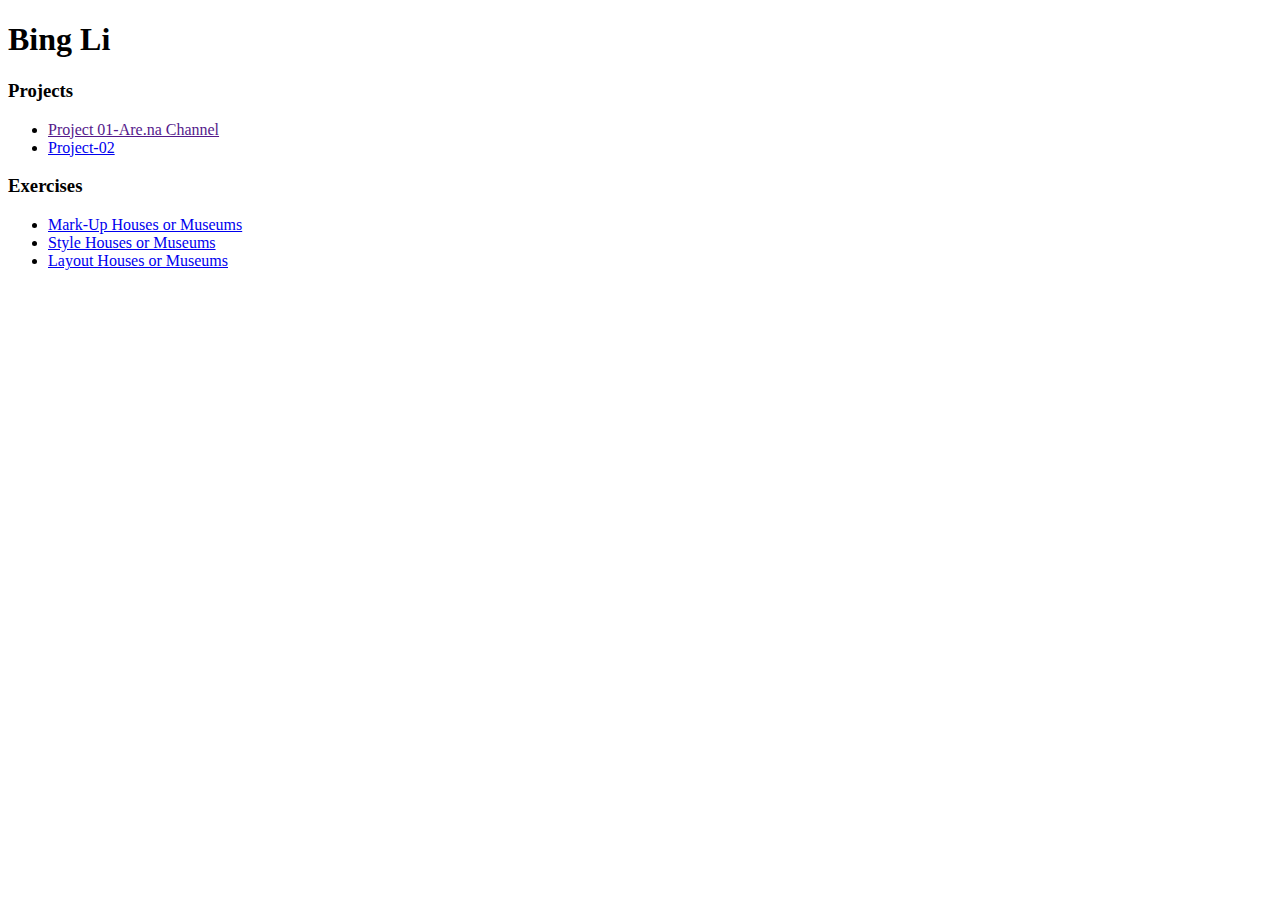
<file: index.html>
<!DOCTYPE html>
<html lang="en">
<head>
    <meta charset="UTF-8">
    <meta name="viewport" content="width=device-width, initial-scale=1.0">
    <title>Document</title>
</head>
<body>
    <h1>Bing Li</h1>
    <h3>Projects</h3>
    <ul>
        <li>
            <a target="_blank" href="">Project 01-Are.na Channel</a>
        </li>
        <li>
            <a href="./Projects/Project-02/index.html">Project-02</a>
        </li>
    </ul>

    <h3>Exercises</h3>
    <ul>
        <li>
            <a href="./Assignments/Assignments 1/Essay.html">Mark-Up Houses or Museums</a>
        </li>
        <li>
            <a href="./Assignments/Assignments 2/Assignment 2.html">Style Houses or Museums</a>
        </li>
        <li>
            <a href="./Assignments/Assignments 3/Assignment 3.html">Layout Houses or Museums</a>
        </li>
    </ul>
</body>
</html>
</file>
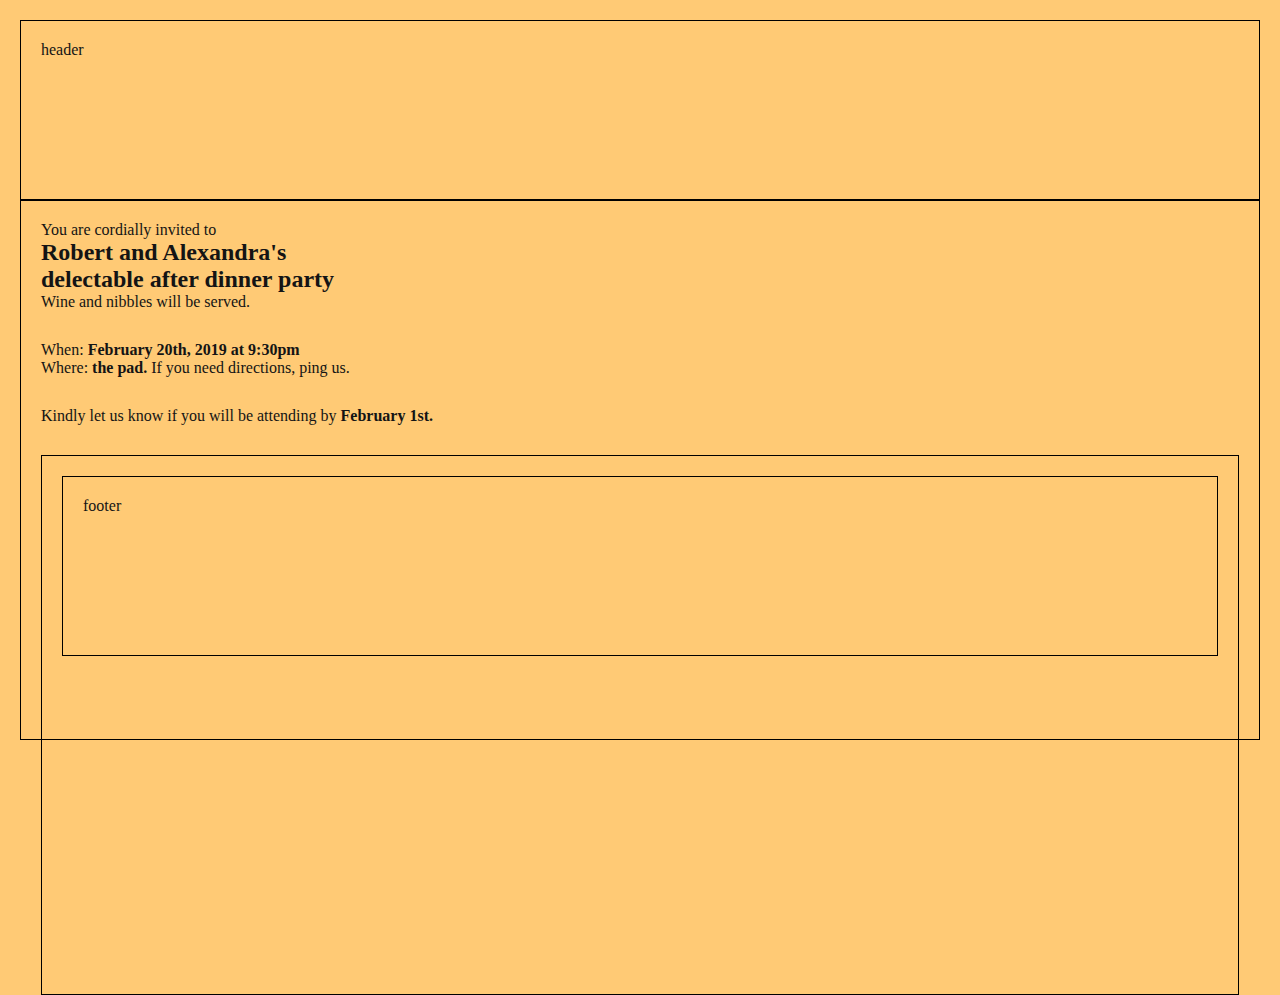
<file: Exercises/Week 5/index.html>
<!DOCTYPE html>
<html lang="en">
<head>
    <meta charset="UTF-8">
    <meta name="viewport" content="width=device-width, initial-scale=1.0">
    <meta http-equiv="X-UA-Compatible" content="ie=edge">
    <title>Lina Bo Bardi - Houses or Museums, 1958</title>
    <link rel="stylesheet" href="style.css">
    <link herf="<link rel="preconnect" href="https://fonts.googleapis.com">
    <link rel="preconnect" href="https://fonts.gstatic.com" crossorigin>
    <div class="invite-container">
        <header>header</header>
        <main>
            <div class="section">
                </span class="light small">You are cordially invited to</span><br>
                <span class="dark big">Robert and Alexandra's <br>
                    delectable after dinner party</span><br>
                <span class ="light small">Wine and nibbles will be served.</span><br>
        </div>
        <div class="section">
            <span class="light small">When: </span><span class="dark">February 20th, 2019 at 9:30pm</strong></span> <br>
            <spam class="light small">Where: </span><span class="dark">the pad.</span> If you need directions, ping us.</span> 
        </div>
        <div class="section">
            <p>Kindly let us know if you will be attending by <span class="dark">February 1st.</span>
        </div>
        <main/>
        <footer>footer</footer>
    </div>
</body>
</html>
</file>
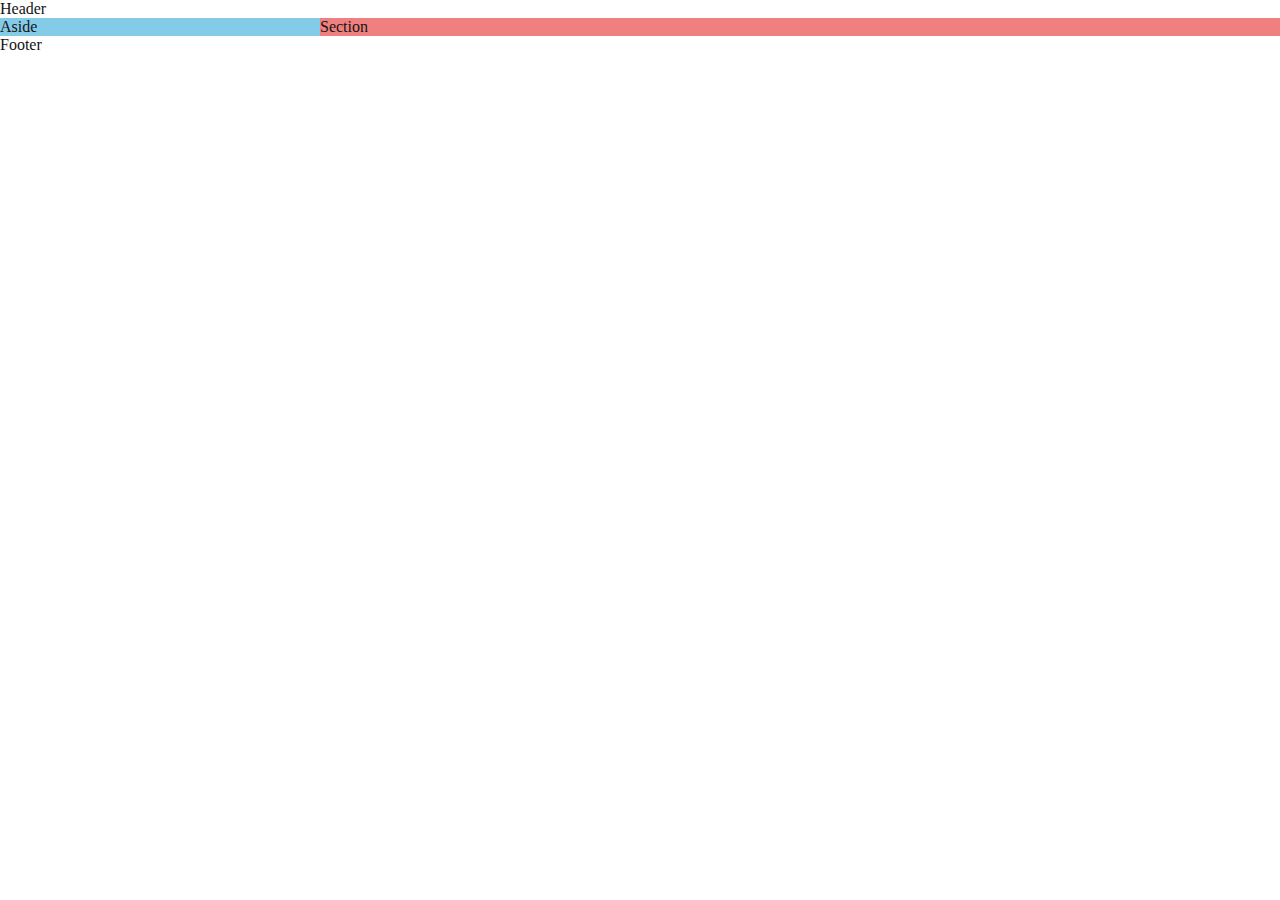
<file: Exercises/Wxercise/index.html>
<!DOCTYPE html>
<html lang="en">
<head>
    <meta charset="UTF-8">
    <meta name="viewport" content="width=device-width, initial-scale=1.0">
    <title>Fluid Layout with Flexbox</title>
    <style>
        .flex-container {
            display: flex;
            flex-direction: column;
        }

        main {
            display: flex;
        }

        section {
            flex-basis: 75%;
            background-color: lightcoral;
        }

        aside {
            flex-basis: 25%;
            background-color: rgb(132, 203, 232);
        }

        * {
            margin: 0;
            padding: 0;
            box-sizing: border-box;
        }

        body {
            color: var(--black);
        }

        :root {
            --white: #f4f4f4;
            --black: #141414;
        }
    </style>
</head>
<body>
    <div class="flex-container">
        <header>Header</header>
        <main>
            <aside>Aside</aside>
            <section>Section</section>
        </main>
        <footer>Footer</footer>
    </div>
</body>
</html>
</file>
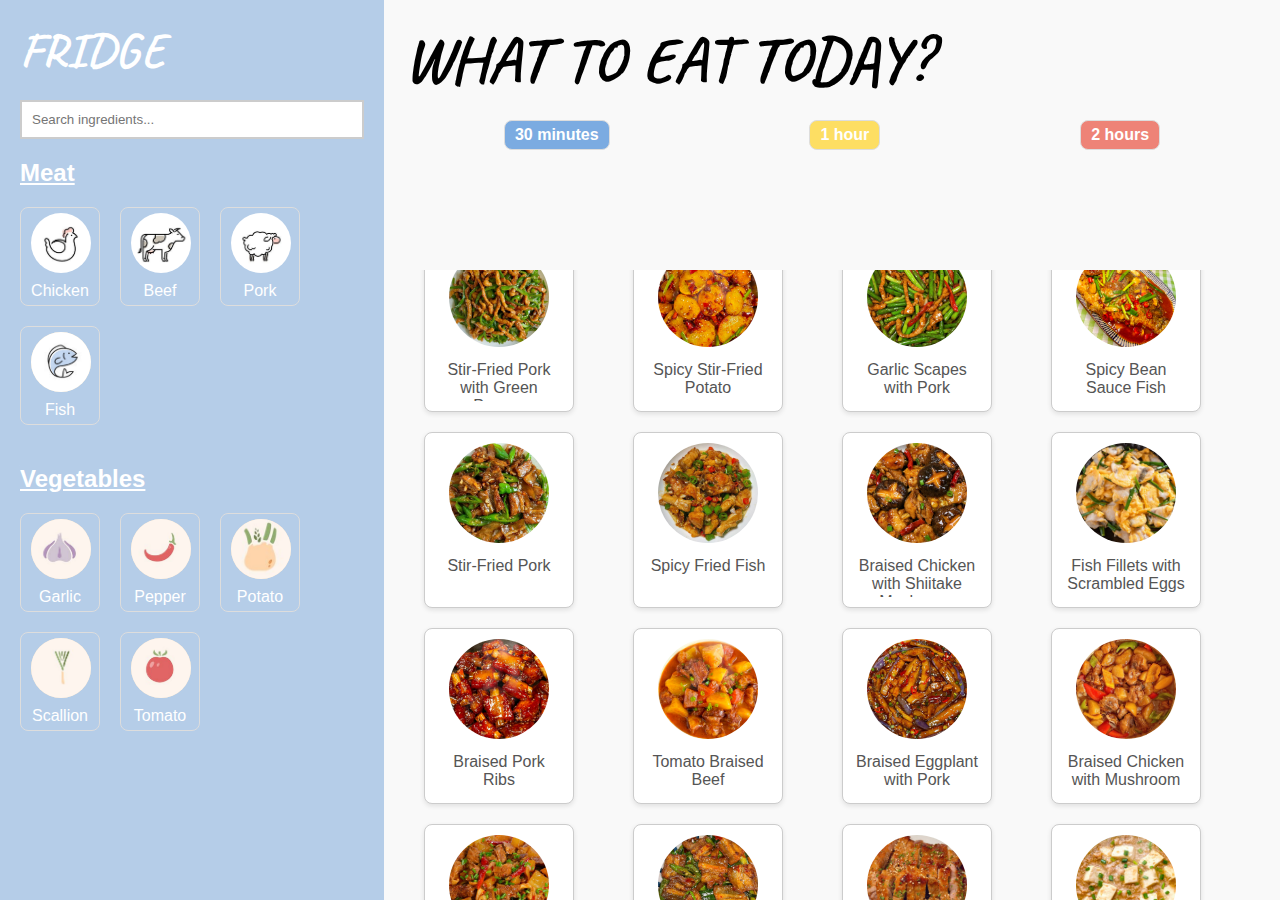
<file: Projects/Final Project/index.html>
<!DOCTYPE html>
<html lang="en">
<head>
  <meta charset="UTF-8">
  <meta name="viewport" content="width=device-width, initial-scale=1.0">
  <title>What to Eat Today?</title>
  <link rel="stylesheet" href="styles.css">
  <!-- Importing Caveat font from Google Fonts -->
  <link href="https://fonts.googleapis.com/css2?family=Caveat:wght@400;700&display=swap" rel="stylesheet">
</head>
<body>
  <div class="container">
    <div class="left-column">
      <h2 class="fridge-heading">FRIDGE</h2>
      <div class="search-bar">
        <input type="text" placeholder="Search ingredients...">
      </div>
      <div class="ingredients">
        <!-- Meat Category -->
        <div class="ingredient-category">
          <h3 class="category-title">Meat</h3>
          <div class="ingredient-placeholder-container">
            <div class="ingredient-placeholder" data-meat="Chicken">
              <img src="symbol of food/Meat/CHICKEN.png" alt="Chicken">
              <p class="ingredient-name">Chicken</p>
            </div>
            <div class="ingredient-placeholder" data-meat="Beef">
              <img src="symbol of food/Meat/BEEF.png" alt="Beef">
              <p class="ingredient-name">Beef</p>
            </div>
            <div class="ingredient-placeholder" data-meat="Pork">
              <img src="symbol of food/Meat/PIG.png" alt="Pork">
              <p class="ingredient-name">Pork</p>
            </div>
            <div class="ingredient-placeholder" data-meat="Fish">
              <img src="symbol of food/Meat/FISH.png" alt="Fish">
              <p class="ingredient-name">Fish</p>
            </div>
          </div>
        </div>

        <!-- Vegetables Category -->
        <div class="ingredient-category">
          <h3 class="category-title">Vegetables</h3>
          <div class="ingredient-placeholder-container">
            <div class="ingredient-placeholder" data-vegetable="Garlic">
              <img src="symbol of food/Vegetables/GARLIC.png" alt="Garlic">
              <p class="ingredient-name">Garlic</p>
            </div>
            <div class="ingredient-placeholder" data-vegetable="Pepper">
              <img src="symbol of food/Vegetables/PEPPER.png" alt="Pepper">
              <p class="ingredient-name">Pepper</p>
            </div>
            <div class="ingredient-placeholder" data-vegetable="Potato">
              <img src="symbol of food/Vegetables/POTATO.png" alt="Potato">
              <p class="ingredient-name">Potato</p>
            </div>
            <div class="ingredient-placeholder" data-vegetable="Scallion">
              <img src="symbol of food/Vegetables/SCALLION.png" alt="Scallion">
              <p class="ingredient-name">Scallion</p>
            </div>
            <div class="ingredient-placeholder" data-vegetable="Tomato">
              <img src="symbol of food/Vegetables/TOMATO.png" alt="Tomato">
              <p class="ingredient-name">Tomato</p>
            </div>          
          </div>
        </div>
      </div>
    </div>

    <div class="right-column">
      <h2 class="eat-heading">WHAT TO EAT TODAY?</h2>
      <div class="time-category">
        <div class="time-item blue" data-time="30 mins">30 minutes</div>
        <div class="time-item yellow" data-time="1 hour">1 hour</div>
        <div class="time-item red" data-time="2 hours">2 hours</div>
      </div>
    </div>
 
    <div class="main-content">  
      <div class="recipe-list">
        <div class="dish" data-meat="Pork" data-vegetables="Eggplant,Garlic,Scallion" data-time="30 mins">
          <img src="Chinese Dishes/Fish-Flavored Eggplant.jpg" alt="Fish-Flavored Eggplant" class="dish-image">
          <p class="dish-name">Fish-Flavored Eggplant</p>
        </div>
        
        <div class="dish" data-meat="Chicken" data-vegetables="Scallion,Garlic,Pepper,Cucumber" data-time="30 mins">
          <img src="Chinese Dishes/Kung Pao Chicken.jpg" alt="Kung Pao Chicken" class="dish-image">
          <p class="dish-name">Kung Pao Chicken</p>
        </div>
        
        <div class="dish" data-meat="None" data-vegetables="Potato,Garlic,Scallion,Pepper" data-time="30 mins">
          <img src="Chinese Dishes/Hot and Sour Shredded Potato.jpg" alt="Hot and Sour Shredded Potato" class="dish-image">
          <p class="dish-name">Hot and Sour Shredded Potato</p>
        </div>

        <div class="dish" data-meat="Fish" data-vegetables="Scallion,Garlic" data-time="30 mins">
          <img src="Chinese Dishes/Steamed Fish.jpg" alt="Steamed Fish" class="dish-image">
          <p class="dish-name">Steamed Fish</p>
        </div>

        <div class="dish" data-meat="Pork" data-vegetables="Pepper,Garlic" data-time="30 mins">
          <img src="Chinese Dishes/Stir-Fried Pork with Green Pepper.jpg" alt="Stir-Fried Pork with Green Pepper" class="dish-image">
          <p class="dish-name">Stir-Fried Pork with Green Pepper</p>
        </div>

        <div class="dish" data-meat="None" data-vegetables="Potato,Garlic,Pepper" data-time="30 mins">
          <img src="Chinese Dishes/Spicy Stir-Fried Potato.jpg" alt="Spicy Stir-Fried Potato" class="dish-image">
          <p class="dish-name">Spicy Stir-Fried Potato</p>
        </div>

        <div class="dish" data-meat="Pork" data-vegetables="Garlic,Scallion" data-time="30 mins">
          <img src="Chinese Dishes/Garlic Scapes with Pork.jpg" alt="Garlic Scapes with Pork" class="dish-image">
          <p class="dish-name">Garlic Scapes with Pork</p>
        </div>

        <div class="dish" data-meat="Fish" data-vegetables="Scallion,Garlic" data-time="30 mins">
          <img src="Chinese Dishes/Spicy Bean Sauce Fish.jpg" alt="Spicy Bean Sauce Fish" class="dish-image">
          <p class="dish-name">Spicy Bean Sauce Fish</p>
        </div>
        
        <div class="dish" data-meat="Pork" data-vegetables="Scallion,Garlic,Pepper" data-time="30 mins">
          <img src="Chinese Dishes/Stir-Fried Pork.jpg" alt="Stir-Fried Pork" class="dish-image">
          <p class="dish-name">Stir-Fried Pork</p>
        </div>

        <!-- Dish 10 -->
        <div class="dish" data-meat="Fish" data-vegetables="Pepper,Scallion,Garlic" data-time="30 mins">
          <img src="Chinese Dishes/Spicy Fried Fish.jpg" alt="Spicy Fried Fish" class="dish-image">
          <p class="dish-name">Spicy Fried Fish</p>
        </div>
      
        <!-- Dish 11 -->
        <div class="dish" data-meat="Chicken" data-vegetables="Mushroom,Garlic,Scallion" data-time="2 hours">
          <img src="Chinese Dishes/Braised Chicken with Shiitake Mushroom.jpg" alt="Braised Chicken with Shiitake Mushroom" class="dish-image">
          <p class="dish-name">Braised Chicken with Shiitake Mushroom</p>
        </div>
      
        <!-- Dish 12 -->
        <div class="dish" data-meat="Fish" data-vegetables="None" data-time="30 mins">
          <img src="Chinese Dishes/Fish Fillets with Scrambled Eggs.jpg" alt="Fish Fillets with Scrambled Eggs" class="dish-image">
          <p class="dish-name">Fish Fillets with Scrambled Eggs</p>
        </div>
      
        <!-- Dish 13 -->
        <div class="dish" data-meat="Pork" data-vegetables="None" data-time="2 hours">
          <img src="Chinese Dishes/Braised Pork Ribs.jpg" alt="Braised Pork Ribs" class="dish-image">
          <p class="dish-name">Braised Pork Ribs</p>
        </div>
      
        <!-- Dish 14 -->
        <div class="dish" data-meat="Beef" data-vegetables="Tomato,Garlic" data-time="2 hours">
          <img src="Chinese Dishes/Tomato Braised Beef.jpg" alt="Tomato Braised Beef" class="dish-image">
          <p class="dish-name">Tomato Braised Beef</p>
        </div>
      
        <!-- Dish 15 -->
        <div class="dish" data-meat="Pork" data-vegetables="Eggplant,Garlic" data-time="1 hour">
          <img src="Chinese Dishes/Braised Eggplant with Pork.jpg" alt="Braised Eggplant with Pork" class="dish-image">
          <p class="dish-name">Braised Eggplant with Pork</p>
        </div>
      
      
        <!-- Dish 16 -->
        <div class="dish" data-meat="Chicken" data-vegetables="Mushroom,Garlic,Scallion" data-time="2 hours">
          <img src="Chinese Dishes/Braised Chicken with Mushroom.jpg" alt="Braised Chicken with Mushroom" class="dish-image">
          <p class="dish-name">Braised Chicken with Mushroom</p>
        </div>
      
        <!-- Dish 17 -->
        <div class="dish" data-meat="Beef" data-vegetables="Onion,Garlic,Pepper" data-time="2 hours">
          <img src="Chinese Dishes/Braised Beef.jpg" alt="Braised Beef" class="dish-image">
          <p class="dish-name">Braised Beef</p>
        </div>        
      
        <!-- Dish 18 -->
        <div class="dish" data-meat="Pork" data-vegetables="Garlic,Scallion" data-time="1 hour">
          <img src="Chinese Dishes/Twice-Cooked Pork.jpg" alt="Twice-Cooked Pork" class="dish-image">
          <p class="dish-name">Twice-Cooked Pork</p>
        </div>
      
        <!-- Dish 19 -->
        <div class="dish" data-meat="Pork" data-vegetables="Garlic,Scallion,Pepper" data-time="1 hour">
          <img src="Chinese Dishes/Salt and Pepper Pork Chops.jpg" alt="Salt and Pepper Pork Chops" class="dish-image">
          <p class="dish-name">Salt and Pepper Pork Chops</p>
        </div>
      
        <!-- Dish 20 -->
        <div class="dish" data-meat="Pork" data-vegetables="Garlic,Scallion" data-time="30 mins">
          <img src="Chinese Dishes/Steamed Tofu with Minced Pork.jpg" alt="Steamed Tofu with Minced Pork" class="dish-image">
          <p class="dish-name">Steamed Tofu with Minced Pork</p>
        </div>
        
        <!-- Dish 21 -->
        <div class="dish" data-meat="Beef" data-vegetables="Garlic,Scallion,Pepper" data-time="1 hour">
          <img src="Chinese Dishes/Spicy Boiled Beef.jpg" alt="Spicy Boiled Beef" class="dish-image">
          <p class="dish-name">Spicy Boiled Beef</p>
        </div>

        <!-- Dish 22 -->
        <div class="dish" data-meat="Chicken" data-vegetables="Tomato,Garlic" data-time="1 hour">
          <img src="Chinese Dishes/Tomato Stewed Chicken.jpg" alt="Tomato Stewed Chicken" class="dish-image">
          <p class="dish-name">Tomato Stewed Chicken</p>
        </div>

        <!-- Dish 23 -->
        <div class="dish" data-meat="Beef" data-vegetables="Potato,Onion" data-time="2 hours">
          <img src="Chinese Dishes/Braised Beef with Potato.jpg" alt="Braised Beef with Potato" class="dish-image">
          <p class="dish-name">Braised Beef with Potato</p>
        </div>

        <!-- Dish 24 -->
        <div class="dish" data-meat="Beef" data-vegetables="Garlic,Scallion" data-time="2 hours">
          <img src="Chinese Dishes/Marinated Beef.jpg" alt="Marinated Beef" class="dish-image">
          <p class="dish-name">Marinated Beef</p>
        </div>

        <!-- Dish 25 -->
        <div class="dish" data-meat="Fish" data-vegetables="Scallion,Garlic" data-time="2 hours">
          <img src="Chinese Dishes/Fish Head Tofu Soup.jpg" alt="Fish Head Tofu Soup" class="dish-image">
          <p class="dish-name">Fish Head Tofu Soup</p>
        </div>

        <!-- Dish 26 -->
        <div class="dish" data-meat="None" data-vegetables="Potato,Garlic,Pepper" data-time="1 hour">
          <img src="Chinese Dishes/Spicy Stir-Fried Potato.jpg" alt="Spicy Stir-Fry Pot" class="dish-image">
          <p class="dish-name">Spicy Stir-Fry Pot</p>
        </div>

        <!-- Dish 27 -->
        <div class="dish" data-meat="Beef" data-vegetables="Onion,Garlic,Pepper" data-time="2 hours">
          <img src="Chinese Dishes/Braised Beef.jpg" alt="Braised Beef" class="dish-image">
          <p class="dish-name">Braised Beef</p>
        </div>

        <!-- Dish 28 -->
        <div class="dish" data-meat="Chicken" data-vegetables="Mushroom,Garlic,Scallion" data-time="2 hours">
          <img src="Chinese Dishes/Braised Chicken with Shiitake Mushroom.jpg" alt="Braised Chicken with Shiitake Mushroom" class="dish-image">
          <p class="dish-name">Braised Chicken with Shiitake Mushroom</p>
        </div>

        <!-- Dish 29 -->
        <div class="dish" data-meat="Pork" data-vegetables="Garlic,Scallion,Pepper" data-time="1 hour">
          <img src="Chinese Dishes/Mapo Tofu.jpg" alt="Mapo Tofu" class="dish-image">
          <p class="dish-name">Mapo Tofu</p>
        </div>

        <!-- Dish 30 -->
        <div class="dish" data-meat="Chicken" data-vegetables="Potato,Onion,Garlic" data-time="1 hour">
          <img src="Chinese Dishes/Braised Chicken with Potato.jpg" alt="Braised Chicken with Potato" class="dish-image">
          <p class="dish-name">Braised Chicken with Potato</p>
        </div>
      </div>
    </div>
  </div>
  <script src="script.js"></script>
  </body>
</html>
</file>
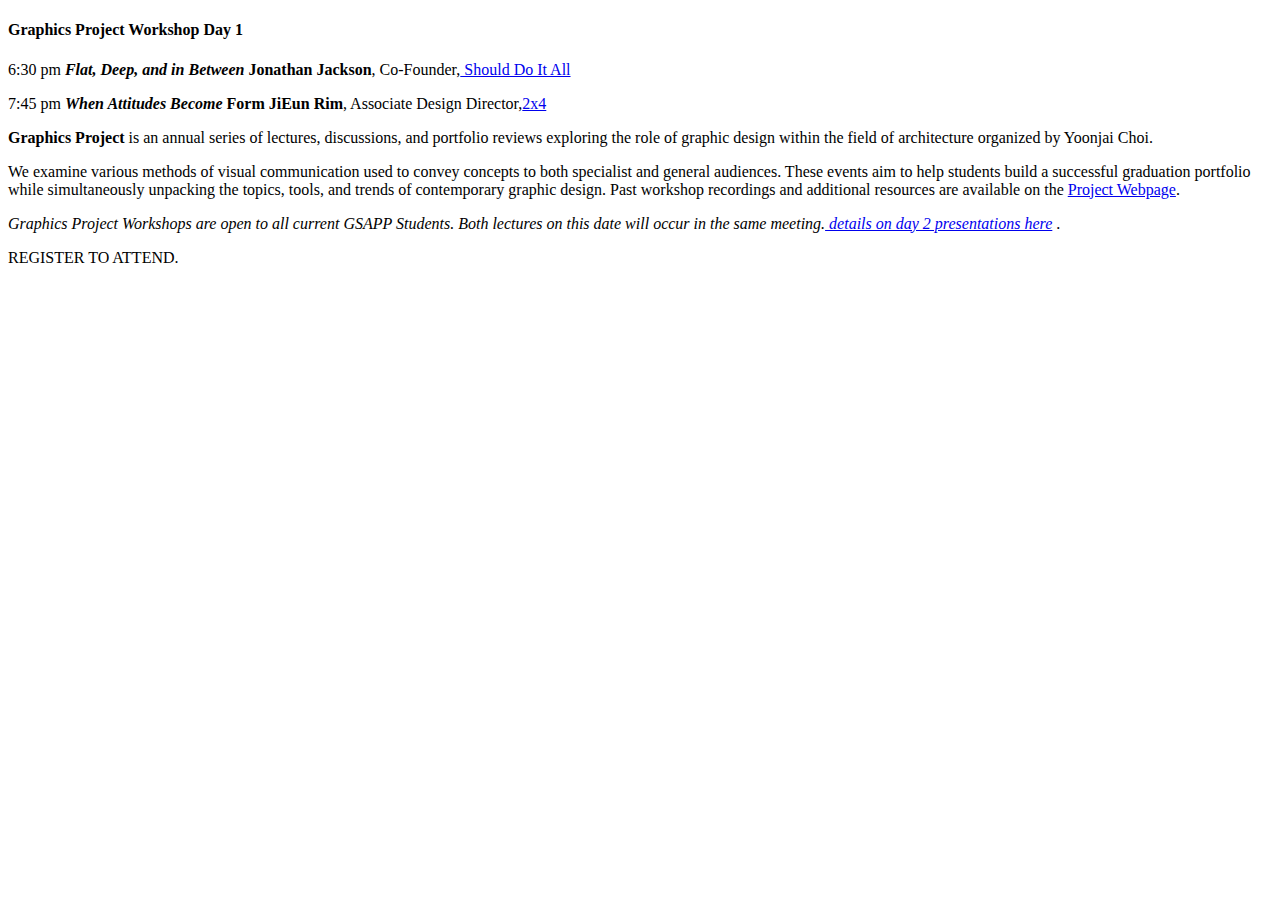
<file: Projects/starter_code_week_02 (1)/starter_code_week_02/gsapp_event/index.html>
<!DOCTYPE html>
<html lang="en">
<head>
    <meta charset="UTF-8">
    <meta name="viewport" content="width=device-width, initial-scale=1.0">
    <title>GSAPP Event</title>
</head>
<body>
    <h4>Graphics Project Workshop Day 1</h4> 

    <p>6:30 pm <strong><em>Flat, Deep, and in Between</em> Jonathan Jackson</strong>, Co-Founder,<a href="https://www.flaticon.com/free-sticker/hi_6028690"> Should Do It All</a></p>
    
    <p>7:45 pm <strong><em>When Attitudes Become</em> Form JiEun Rim</strong>, Associate Design Director,<a href="https://www.flaticon.com/free-sticker/hi_6028690">2x4</a></p> 
    
    <p><strong>Graphics Project</strong> is an annual series of lectures, discussions, and portfolio reviews exploring the role of graphic design within the field of architecture organized by <storng>Yoonjai Choi</storng>.</p>
    
    <p>We examine various methods of visual communication used to convey concepts to both specialist and general audiences. These events aim to help students build a successful graduation portfolio while simultaneously unpacking the topics, tools, and trends of contemporary graphic design. Past workshop recordings and additional resources are available on the <a href="https://www.flaticon.com/free-sticker/hi_6028690"> Project Webpage</a>.</p>
    
    <p><em>Graphics Project Workshops are open to all current GSAPP Students. Both lectures on this date will occur in the same meeting.<a href="https://www.flaticon.com/free-sticker/hi_6028690"> details on day 2 presentations here</a></em> .</p>
    
    REGISTER TO ATTEND.
</body>
</file>
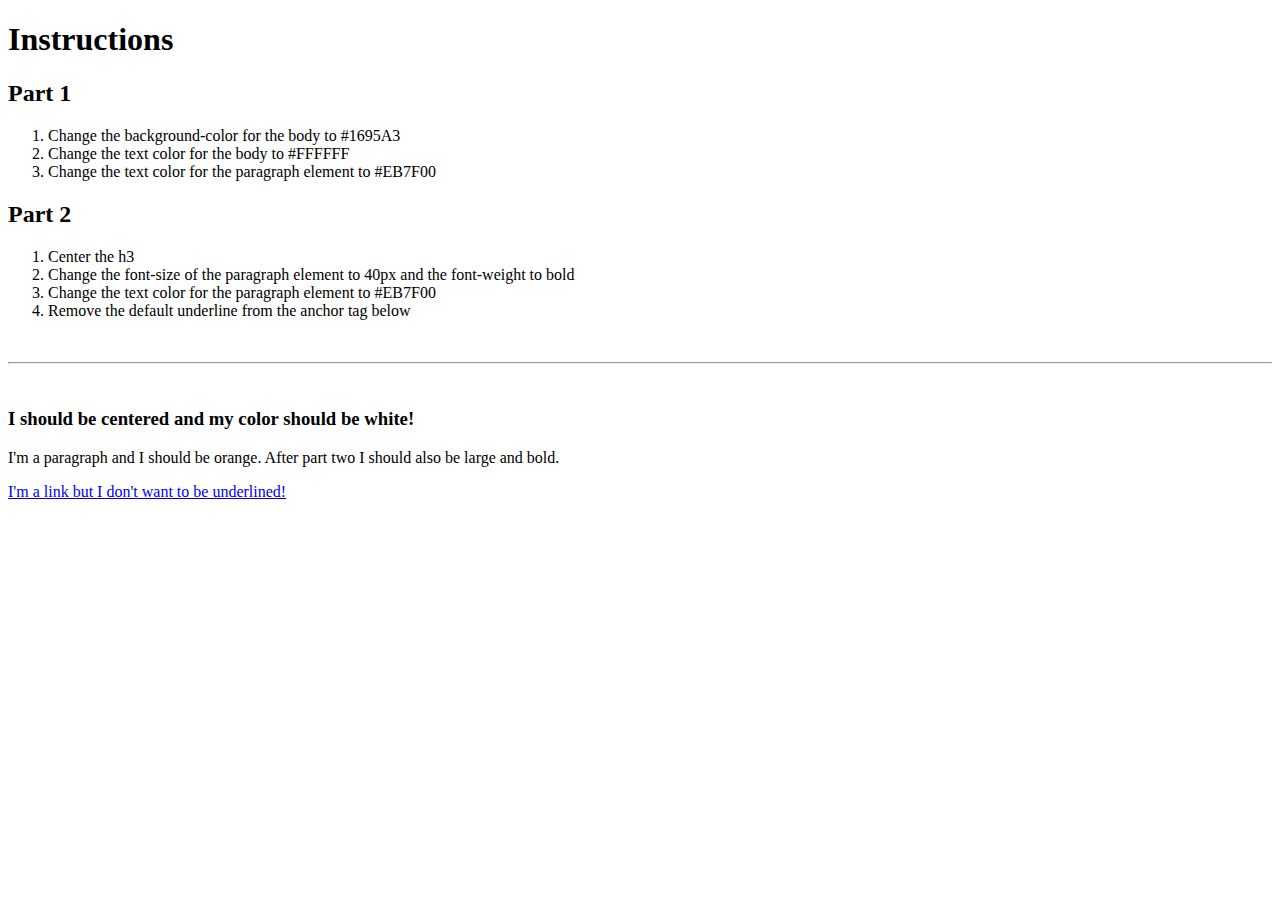
<file: Projects/starter_code_week_04/starter_code_week_04/css_practice/index.html>
<!DOCTYPE html>
<html lang="en">
<head>
	<meta charset="UTF-8">
	<title>CSS Practice</title>
	<!-- Add link to stylesheet here -->
</head>
<body>
	<h1>Instructions</h1>

	<h2>Part 1</h2>
	<ol>
		<li>Change the background-color for the body to #1695A3</li>
		<li>Change the text color for the body to #FFFFFF</li>
		<li>Change the text color for the paragraph element to #EB7F00</li>
	</ol>

	<h2>Part 2</h2>
	<ol>
		<li>Center the h3</li>
		<li>Change the font-size of the paragraph element to 40px and the font-weight to bold</li>
		<li>Change the text color for the paragraph element to #EB7F00</li>
		<li>Remove the default underline from the anchor tag below</li>
	</ol>

	<br>
	<hr>
	<br>

	<h3>I should be centered and my color should be white!</h3>
	<p>I'm a paragraph and I should be orange. After part two I should also be large and bold.</p>
	<a href="http://www.google.com">I'm a link but I don't want to be underlined!</a>
</body>
</html>
</file>
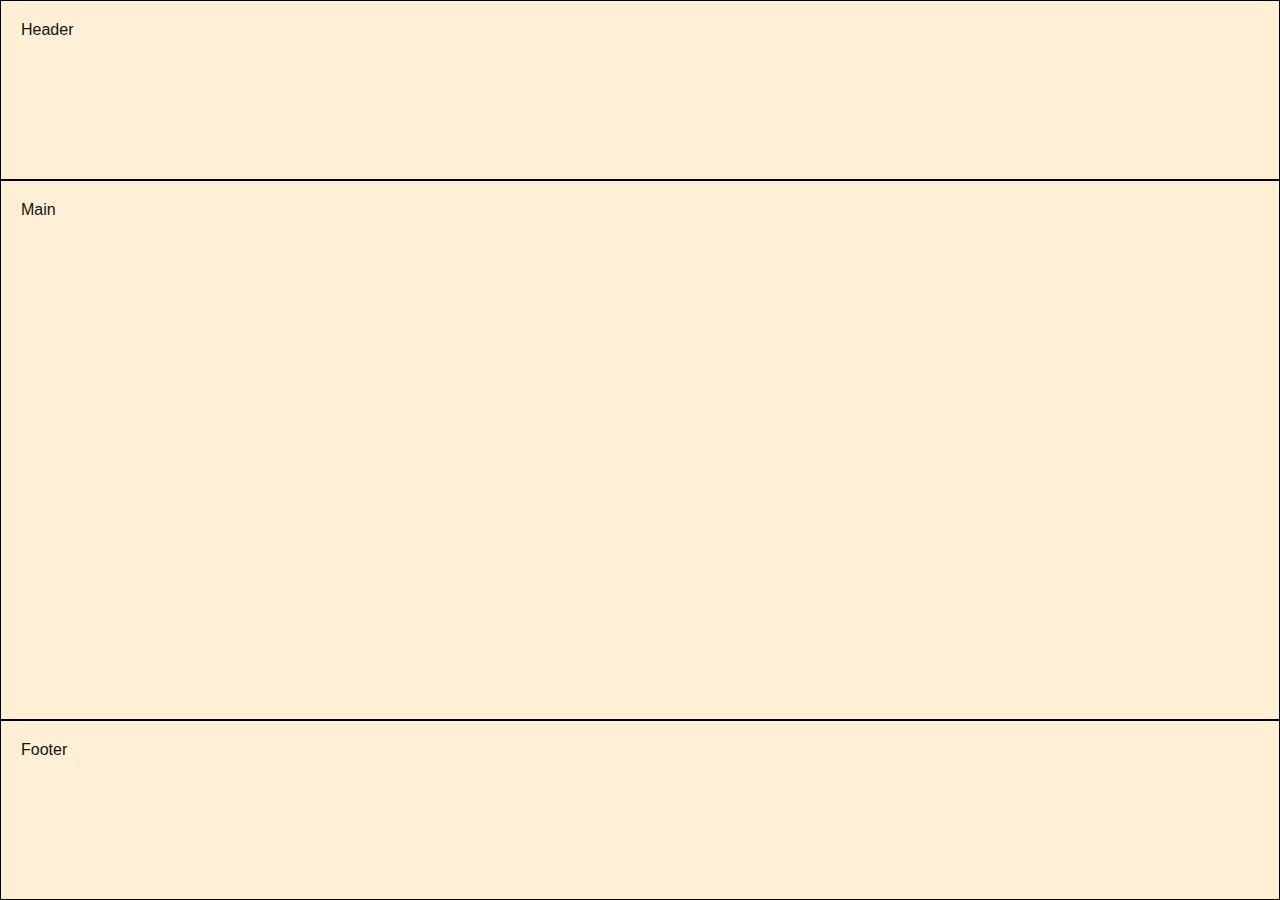
<file: Projects/starter_code_week_04/starter_code_week_04/full_height_webpage/index.html>
<!DOCTYPE html>
<html lang="en">
<head>
    <meta charset="UTF-8">
    <title>Full Height Webpage</title>
    <link rel="stylesheet" href="style.css">
</head>
<body>
  <div class="container">
    <header>Header</header>
    <main>Main</main>
    <footer>Footer</footer>
  </div>    
</body>
</html>
</file>
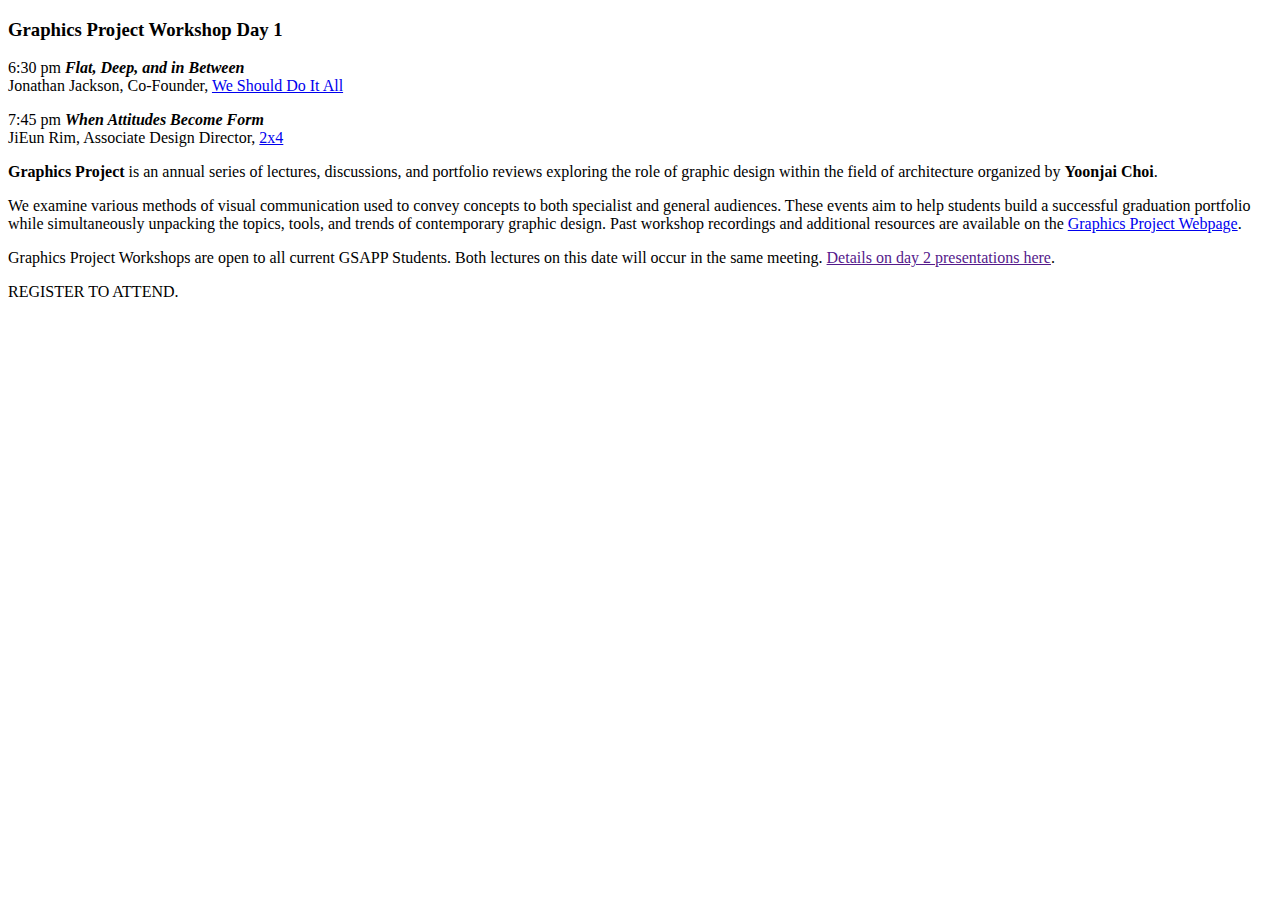
<file: Projects/starter_code_week_04/starter_code_week_04/gsapp_event_with_styles/index.html>
<!DOCTYPE html>
<html lang="en">
<head>
    <meta charset="UTF-8">
    <meta name="viewport" content="width=device-width, initial-scale=1.0">
    <title>GSAPP Event</title>
    <link href="https://fonts.googleapis.com/css2?family=Roboto:ital,wght@0,100;0,300;0,400;0,500;0,700;0,900;1,100;1,300;1,400;1,500;1,700;1,900&display=swap" rel="stylesheet">
</head>
<body>
    <h3>Graphics Project Workshop Day 1</h3>

    <p>6:30 pm <strong><em>Flat, Deep, and in Between</em></strong> <br>Jonathan Jackson, Co-Founder, <a class="neon" href="https://wsdia.com/">We Should Do It All</a></p>

    <p>7:45 pm <strong><em>When Attitudes Become Form</em></strong> <br>JiEun Rim, Associate Design Director, <a class="neon" href="https://2x4.org/">2x4</a></p>

    <p><strong>Graphics Project</strong> is an annual series of lectures, discussions, and portfolio reviews exploring the role of graphic design within the field of architecture organized by <strong>Yoonjai Choi</strong>.</p>
    
    <p>We examine various methods of visual communication used to convey concepts to both specialist and general audiences. These events aim to help students build a successful graduation portfolio while simultaneously unpacking the topics, tools, and trends of contemporary graphic design. Past workshop recordings and additional resources are available on the <a class="neon" href="https://www.arch.columbia.edu/graphics-project">Graphics Project Webpage</a>.</p>

    <p>Graphics Project Workshops are open to all current GSAPP Students. Both lectures on this date will occur in the same meeting. <a class="neon" href="">Details on day 2 presentations here</a>.</p>

    <p class="neon">REGISTER TO ATTEND.</p>
</body>
</html>
</file>
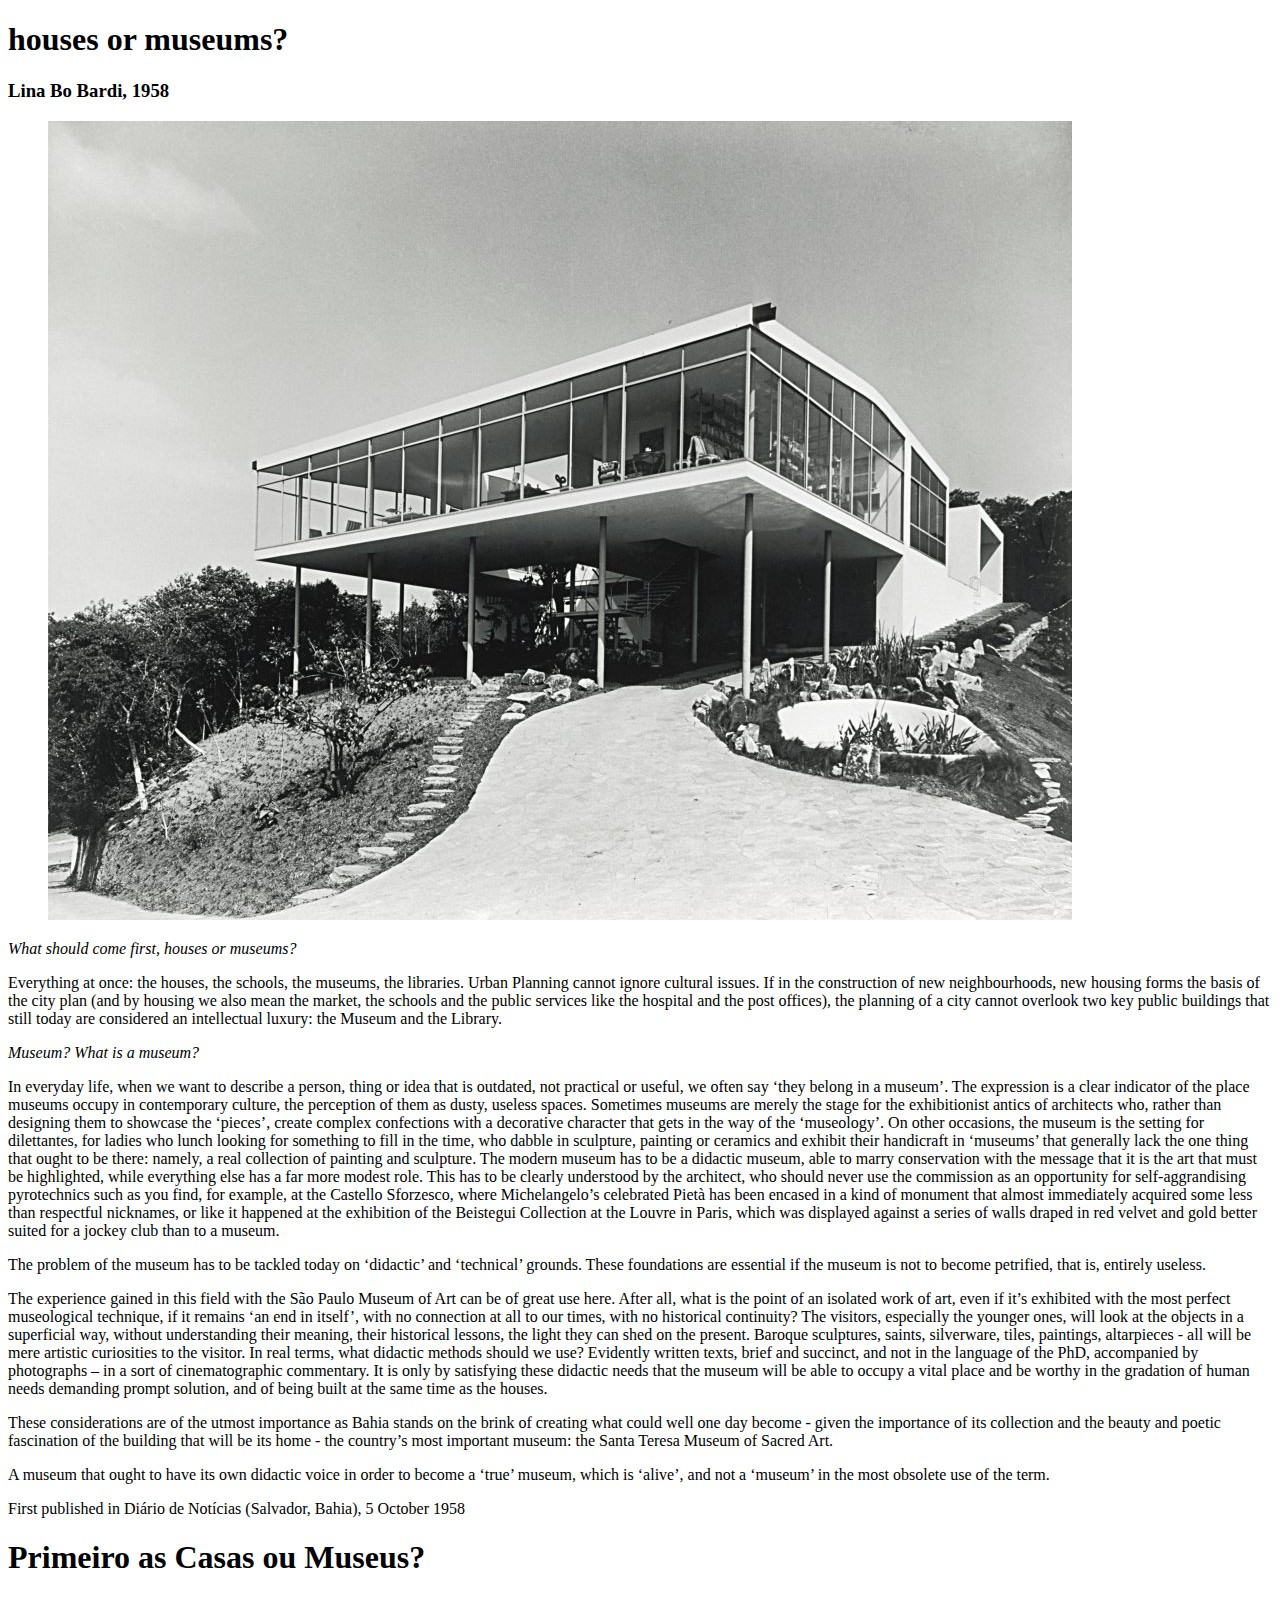
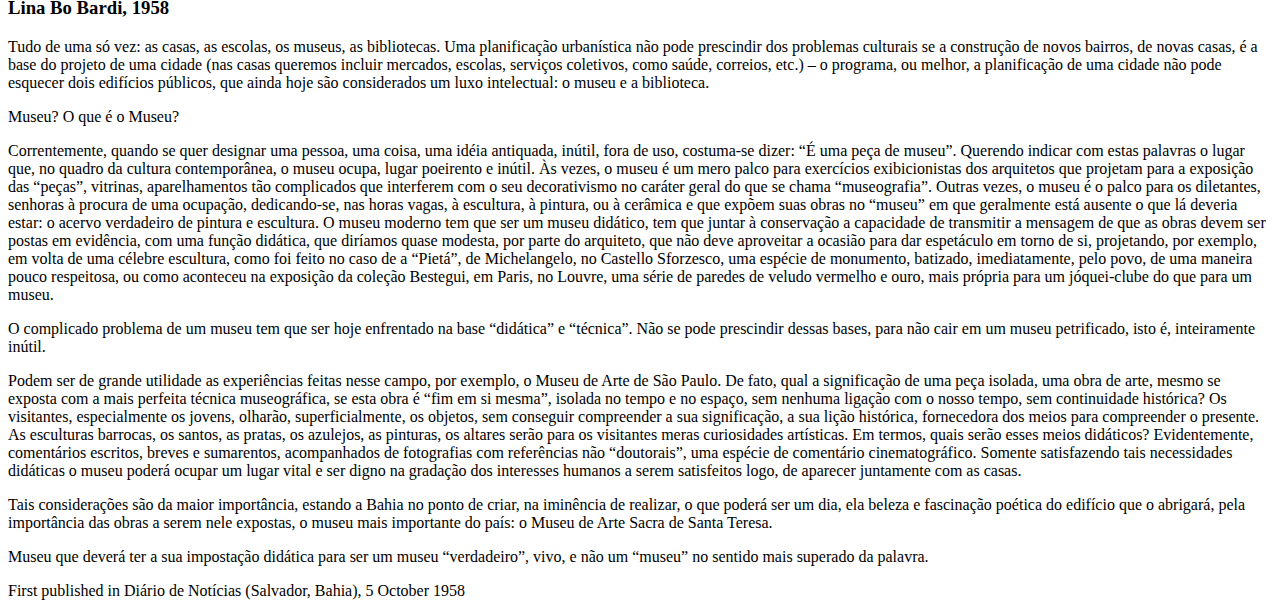
<file: Projects/starter_code_week_04/starter_code_week_04/houses_or_mumseum_with_styles/index.html>
<!DOCTYPE html>
<html lang="en">
<head>
    <meta charset="UTF-8">
    <title>Exercise 01 | Houses or Museums?</title>
</head>
<body>
    <div>
        <h1>houses or museums?</h1>
        <h3>Lina Bo Bardi, 1958</h3>

        <figure>
            <img src="./img/Lina-Bo-Bardi-Glass-House-Casa-de-Vidro-1024x799.jpg" alt="">
        </figure>

        <p><em>What should come first, houses or museums? </em></p>
        <p>Everything at once: the houses, the schools, the museums, the libraries. Urban Planning cannot ignore cultural issues. If in the construction of new neighbourhoods, new housing forms the basis of the city plan (and by housing we also mean the market, the schools and the public services like the hospital and the post offices), the planning of a city cannot overlook two key public buildings that still today are considered an intellectual luxury: the Museum and the Library.</p>

        <p><em>Museum? What is a museum?</em></p>

        <p>In everyday life, when we want to describe a person, thing or idea that is outdated, not practical or useful, we often say ‘they belong in a museum’. The expression is a clear indicator of the place museums occupy in contemporary culture, the perception of them as dusty, useless spaces. Sometimes museums are merely the stage for the exhibitionist antics of architects who, rather than designing them to showcase the ‘pieces’, create complex confections with a decorative character that gets in the way of the ‘museology’. On other occasions, the museum is the setting for dilettantes, for ladies who lunch looking for something to fill in the time, who dabble in sculpture, painting or ceramics and exhibit their handicraft in ‘museums’ that generally lack the one thing that ought to be there: namely, a real collection of painting and sculpture. The modern museum has to be a didactic museum, able to marry conservation with the message that it is the art that must be highlighted, while everything else has a far more modest role. This has to be clearly understood by the architect, who should never use the commission as an opportunity for self-aggrandising pyrotechnics such as you find, for example, at the Castello Sforzesco, where Michelangelo’s celebrated Pietà has been encased in a kind of monument that almost immediately acquired some less than respectful nicknames, or like it happened at the exhibition of the Beistegui Collection at the Louvre in Paris, which was displayed against a series of walls draped in red velvet and gold better suited for a jockey club than to a museum.</p>

        <p>The problem of the museum has to be tackled today on ‘didactic’ and ‘technical’ grounds. These foundations are essential if the museum is not to become petrified, that is, entirely useless.</p>

        <p>The experience gained in this field with the São Paulo Museum of Art can be of great use here. After all, what is the point of an isolated work of art, even if it’s exhibited with the most perfect museological technique, if it remains ‘an end in itself’, with no connection at all to our times, with no historical continuity? The visitors, especially the younger ones, will look at the objects in a superficial way, without understanding their meaning, their historical lessons, the light they can shed on the present. Baroque sculptures, saints, silverware, tiles, paintings, altarpieces - all will be mere artistic curiosities to the visitor. In real terms, what didactic methods should we use? Evidently written texts, brief and succinct, and not in the language of the PhD, accompanied by photographs – in a sort of cinematographic commentary. It is only by satisfying these didactic needs that the museum will be able to occupy a vital place and be worthy in the gradation of human needs demanding prompt solution, and of being built at the same time as the houses.</p>

        <p>These considerations are of the utmost importance as Bahia stands on the brink of creating what could well one day become - given the importance of its collection and the beauty and poetic fascination of the building that will be its home - the country’s most important museum: the Santa Teresa Museum of Sacred Art.</p>

        <p>A museum that ought to have its own didactic voice in order to become a ‘true’ museum, which is ‘alive’, and not a ‘museum’ in the most obsolete use of the term.</p>
      
        <p>First published in Diário de Notícias (Salvador, Bahia), 5 October 1958</p>
    </div>
    <div>
        <h1>Primeiro as Casas ou Museus?</h1>
        <h3>Lina Bo Bardi, 1958</h3>

        <p>Tudo de uma só vez: as casas, as escolas, os museus, as bibliotecas. Uma planificação urbanística não pode prescindir dos problemas culturais se a construção de novos bairros, de novas casas, é a base do projeto de uma cidade (nas casas queremos incluir mercados, escolas, serviços coletivos, como saúde, correios, etc.) – o programa, ou melhor, a planificação de uma cidade não pode esquecer dois edifícios públicos, que ainda hoje são considerados um luxo intelectual: o museu e a biblioteca.</p>

        <p>Museu? O que é o Museu? </p>

        <p>Correntemente, quando se quer designar uma pessoa, uma coisa, uma idéia antiquada, inútil, fora de uso, costuma-se dizer: “É uma peça de museu”. Querendo indicar com estas palavras o lugar que, no quadro da cultura contemporânea, o museu ocupa, lugar poeirento e inútil. Às vezes, o museu é um mero palco para exercícios exibicionistas dos arquitetos que projetam para a exposição das “peças”, vitrinas, aparelhamentos tão complicados que interferem com o seu decorativismo no caráter geral do que se chama “museografia”. Outras vezes, o museu é o palco para os diletantes, senhoras à procura de uma ocupação, dedicando-se, nas horas vagas, à escultura, à pintura, ou à cerâmica e que expõem suas obras no “museu” em que geralmente está ausente o que lá deveria estar: o acervo verdadeiro de pintura e escultura. O museu moderno tem que ser um museu didático, tem que juntar à conservação a capacidade de transmitir a mensagem de que as obras devem ser postas em evidência, com uma função didática, que diríamos quase modesta, por parte do arquiteto, que não deve aproveitar a ocasião para dar espetáculo em torno de si, projetando, por exemplo, em volta de uma célebre escultura, como foi feito no caso de a “Pietá”, de Michelangelo, no Castello Sforzesco, uma espécie de monumento, batizado, imediatamente, pelo povo, de uma maneira pouco respeitosa, ou como aconteceu na exposição da coleção Bestegui, em Paris, no Louvre, uma série de paredes de veludo vermelho e ouro, mais própria para um jóquei-clube do que para um museu.</p>

        <p>O complicado problema de um museu tem que ser hoje enfrentado na base “didática” e “técnica”. Não se pode prescindir dessas bases, para não cair em um museu petrificado, isto é, inteiramente inútil.</p>

        <p>Podem ser de grande utilidade as experiências feitas nesse campo, por exemplo, o Museu de Arte de São Paulo. De fato, qual a significação de uma peça isolada, uma obra de arte, mesmo se exposta com a mais perfeita técnica museográfica, se esta obra é “fim em si mesma”, isolada no tempo e no espaço, sem nenhuma ligação com o nosso tempo, sem continuidade histórica? Os visitantes, especialmente os jovens, olharão, superficialmente, os objetos, sem conseguir compreender a sua significação, a sua lição histórica, fornecedora dos meios para compreender o presente. As esculturas barrocas, os santos, as pratas, os azulejos, as pinturas, os altares serão para os visitantes meras curiosidades artísticas. Em termos, quais serão esses meios didáticos? Evidentemente, comentários escritos, breves e sumarentos, acompanhados de fotografias com referências não “doutorais”, uma espécie de comentário cinematográfico. Somente satisfazendo tais necessidades didáticas o museu poderá ocupar um lugar vital e ser digno na gradação dos interesses humanos a serem satisfeitos logo, de aparecer juntamente com as casas.</p>

        <p>Tais considerações são da maior importância, estando a Bahia no ponto de criar, na iminência de realizar, o que poderá ser um dia, ela beleza e fascinação poética do edifício que o abrigará, pela importância das obras a serem nele expostas, o museu mais importante do país: o Museu de Arte Sacra de Santa Teresa.</p>

        <p>Museu que deverá ter a sua impostação didática para ser um museu “verdadeiro”, vivo, e não um “museu” no sentido mais superado da palavra.</p>
    
        <p>First published in Diário de Notícias (Salvador, Bahia), 5 October 1958</p>
    </div>
    
</body>
</html>
</file>
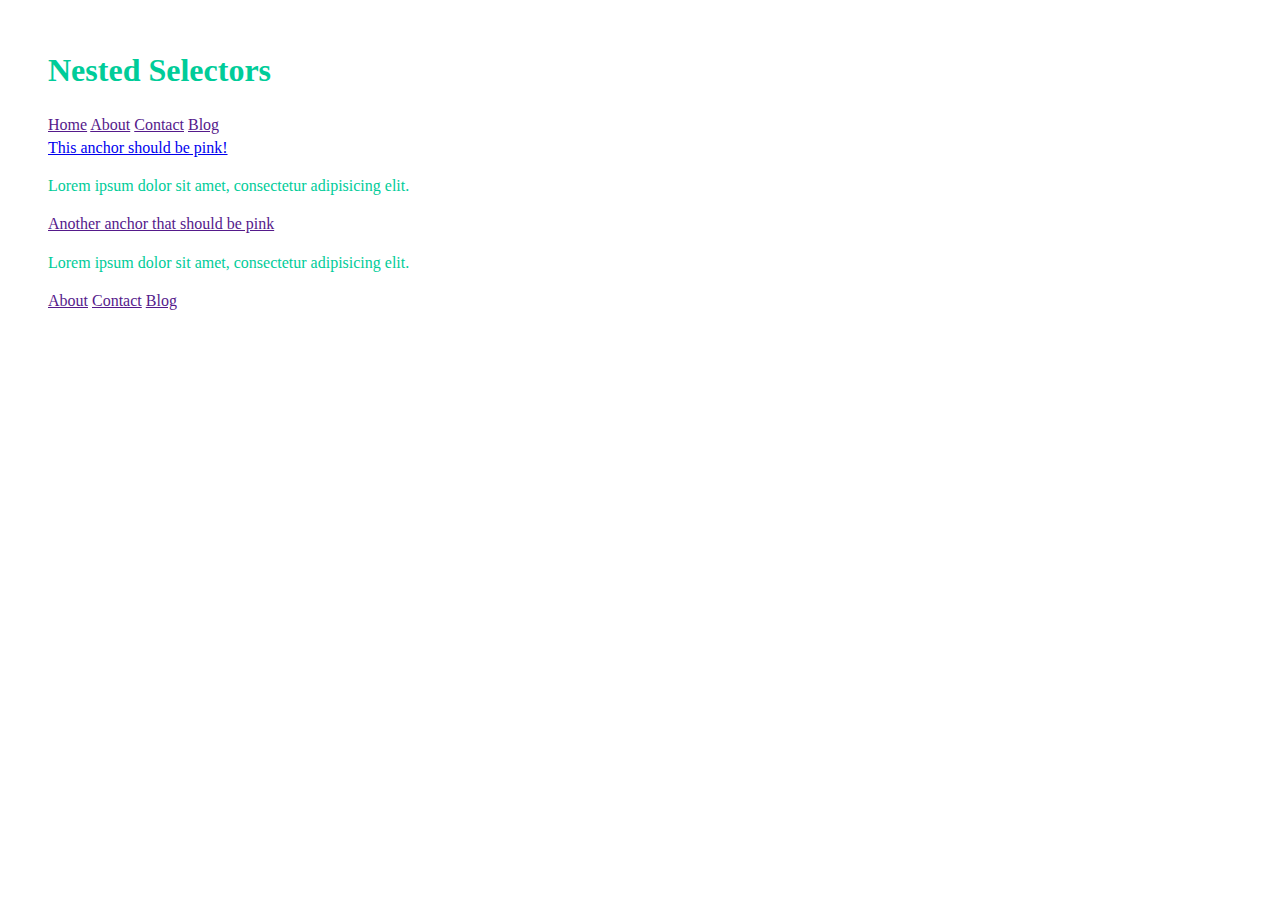
<file: Projects/starter_code_week_04/starter_code_week_04/nested_selectors/index.html>
<!DOCTYPE html>
<html>
	<head>
		<meta charset="utf-8">
		<title>Nested Selectors</title>

		<link rel="stylesheet" href="css/style.css">

	</head>
	<body>

		<header>
			<h1>Nested Selectors</h1>
			<nav>
				<a href="">Home</a>
				<a href="">About</a>
				<a href="">Contact</a>
				<a href="">Blog</a>
			</nav>
		</header>
		

		<a href="#">This anchor should be pink!</a>
		<p>Lorem ipsum dolor sit amet, consectetur adipisicing elit.</p>


		<a href="">Another anchor that should be pink</a>

		<p>Lorem ipsum dolor sit amet, consectetur adipisicing elit.</p>

		<footer>
			<nav>
				<a href="">About</a>
				<a href="">Contact</a>
				<a href="">Blog</a>
			</nav>
		</footer>


	</body>
</html>
</file>
<file: Exercises/Week 5/style.css>
*{
    margin: 0;
    padding: 0;
    box-sizing: border-box;
}
html, body {
  height: 100%;
}

body {
  min-height: 100vh;
  background-color: rgb(255, 202, 117);
}

main, header, footer {
    padding: 20px;
    border: 1px solid #000000;
    color: #141414;
  }

  header,
  footer {
    height: 20vh;
  }
  
  main {
    height: 60vh;
  }
  

.invite-container{
    padding: 20px
  }

.section{
    padding-bottom:30px
}

.lihght{
    color: hsl(0, 0%, 78%)
}

.dark{
    font-weight:bold
}

.small{
    font-size=light
}

.big{
    font-size:24px
}
</file>
<file: Projects/Final Project/styles.css>
* {
  margin: 0;
  padding: 0;
  box-sizing: border-box;
}

html, body {
  height: 100%;
  margin: 0;
}

body {
  font-family: Arial, sans-serif;
  background-color: #f4f4f4;
}

.container {
  display: flex;
  height: 100%;
  padding: 0;
}

.left-column {
  position: fixed;         /* 固定位置 */
  height: 100vh;           /* 高度占满整个视口 */
  width: 30%;              /* 宽度设置为30% */
  background-color: #b5cde8; /* 设置背景颜色 */
  padding: 20px;           /* 内边距 */
  box-sizing: border-box;  /* 包含内边距在宽高计算中 */
}


.left-column h2 {
  font-family: 'Caveat', cursive;
  font-size: 3rem;
  margin-bottom: 20px;
  color: white;
}

.search-bar input {
  width: 100%;
  padding: 10px;
  margin-bottom: 20px;
  border: 2px solid #ccc;
}

.ingredient-category {
  margin-bottom: 40px;
}

.category-title {
  font-size: 1.5rem;
  color: white;
  text-decoration: underline;
  text-align: left;
  margin-bottom: 20px;
}

.ingredient-placeholder-container {
  display: flex;
  flex-wrap: wrap;
  gap: 20px;
  justify-content: left;
}

.ingredient-placeholder {
  display: flex;
  flex-direction: column;
  align-items: center;
  justify-content: flex-start;
  width: 80px;
}

.ingredient-placeholder img {
  width: 60px;
  height: 60px;
  border-radius: 50%;
  object-fit: cover;
  background-color: #f2dfc0;
}

.ingredient-name {
  font-size: 1rem;
  color: #ffffff;
  text-align: center;
  margin-top: 5px;
}

.right-column {
  position: fixed;         /* 固定位置 */
  top: 0;                  /* 距离顶部 0 */
  right: 0;                /* 距离右侧 0 */
  width: 70%;              /* 设置列宽 */
  background-color: #f9f9f9; /* 背景颜色 */
  padding: 20px;           /* 内边距 */
  box-sizing: border-box;  /* 包括内边距在内 */
  height: 30vh;           /* 高度占满整个视口 */
}

.right-column h2 {
  font-family: 'Caveat', cursive;
  font-size: 4rem;
  margin-bottom: 20px;
}

.time-category {
  display: flex;
  justify-content: space-around;
  margin-bottom: 30px;
}

.time-item {
  padding: 15px 40px;
  border-radius: 5px;
  color: white;
  font-weight: bold;
}

.time-item.blue {
  background-color: #7babe1;
}

.time-item.yellow {
  background-color: #fdde63;
}

.time-item.red {
  background-color: #ee8377;
}

.main-content {
  margin-left: 30%; /* 左侧栏宽度 */
  width: 70%; /* 剩余宽度 */
  height: 100vh;
  overflow-y: auto; /* 启用滚动 */
  padding: 20px;
  box-sizing: border-box;
  background-color: #f9f9f9;
}

.recipe-list {
  display: grid;
  grid-template-columns: repeat(auto-fit, minmax(150px, 1fr)); /* 自动适应宽度 */
  gap: 20px; /* 菜品之间的间距 */
  justify-content: center; /* 保证菜品居中 */
  padding: 20px;
}

.dish {
  width: 100%; /* 容器自动适应网格 */
  max-width: 150px; /* 限制最大宽度 */
  text-align: center;
  background-color: white;
  border: 1px solid #ccc;
  border-radius: 8px;
  padding: 10px;
  box-shadow: 0 2px 5px rgba(0, 0, 0, 0.1);
  transition: transform 0.2s ease, box-shadow 0.2s ease;
}

.dish:hover {
  transform: scale(1.05); /* 鼠标悬停时放大效果 */
  box-shadow: 0 4px 10px rgba(0, 0, 0, 0.2); /* 增强阴影 */
}

/* 4. 修复图片的边界问题 */
.dish-image {
  width: 100%;
  max-width: 100px; /* 限制图片最大宽度 */
  height: auto;
  border-radius: 50%;
  object-fit: cover;
  margin-bottom: 10px;
}

/* 5. 确保文字显示不超出边界 */
.dish-name {
  font-size: 16px;
  color: #555555;
  word-wrap: break-word; /* 防止文字溢出 */
  white-space: normal; /* 允许文字换行 */
  text-overflow: ellipsis; /* 超长内容显示省略号 */
  overflow: hidden; /* 隐藏溢出文字 */
  display: block;
  height: 40px; /* 限制名称高度 */
}

.row-break {
  flex-basis: 100%;
  height: 0;
}

@media (max-width: 768px) {
  .container {
    flex-direction: column;
  }

  .left-column, .right-column {
    width: 100%;
  }
}

/* 6. 修复筛选按钮的样式和边界 */
.selected {
  border: 2px solid #f39c12;
  background-color: #fbe7c6;
}

.ingredient-placeholder,
.time-item {
  cursor: pointer;
  display: inline-block;
  text-align: center;
  padding: 5px 10px;
  border: 1px solid #ddd;
  border-radius: 8px;
  transition: background-color 0.2s, color 0.2s;
  overflow: hidden;
}

.ingredient-placeholder:hover,
.time-item:hover {
  background-color: #f0f0f0;
}
</file>
<file: Projects/starter_code_week_04/starter_code_week_04/full_height_webpage/style.css>
* {
    margin: 0;
    padding: 0;
    box-sizing: border-box;
  }
  
  html,
  body {
    height: 100%;
  }
  
  body {
    font-family: "Roboto", sans-serif;
    min-height: 100vh;
    background-color: papayawhip;
  }
  
  main, header, footer {
    padding: 20px;
    border: 1px solid #000000;
    color: #141414;
  }
  
  header,
  footer {
    height: 20vh;
  }
  
  main {
    height: 60vh;
  }
</file>
<file: Projects/starter_code_week_04/starter_code_week_04/nested_selectors/css/style.css>
body {
  font-family: Georgia, serif;
  line-height: 1.4;
  margin: 3em;
	color: #00CC99;
}



/* Step 1: First make all the anchors on the page #FFA7C0 */


/* Step 2: Then make the anchors within the header nav #D16121 */


/* Step 3: Lastly, make the anchors in the footer nav #FFE540 */
</file>
